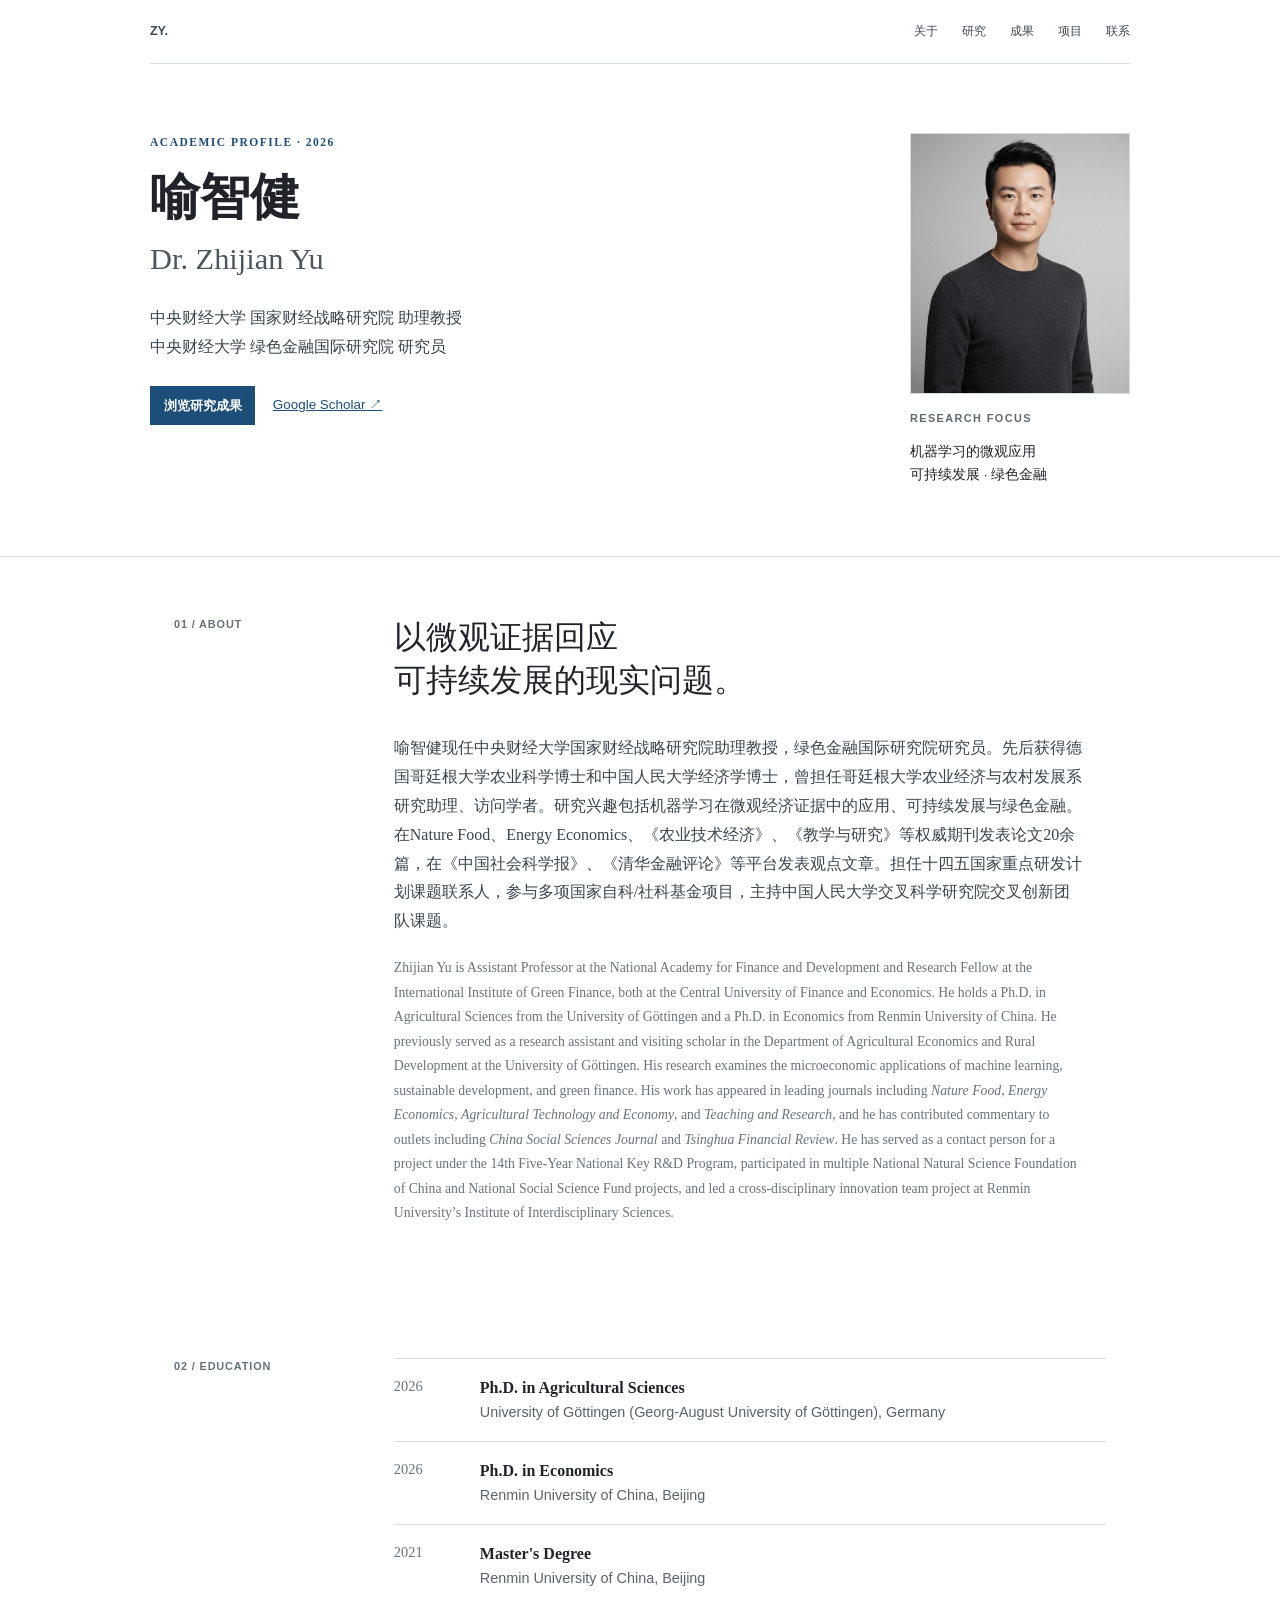
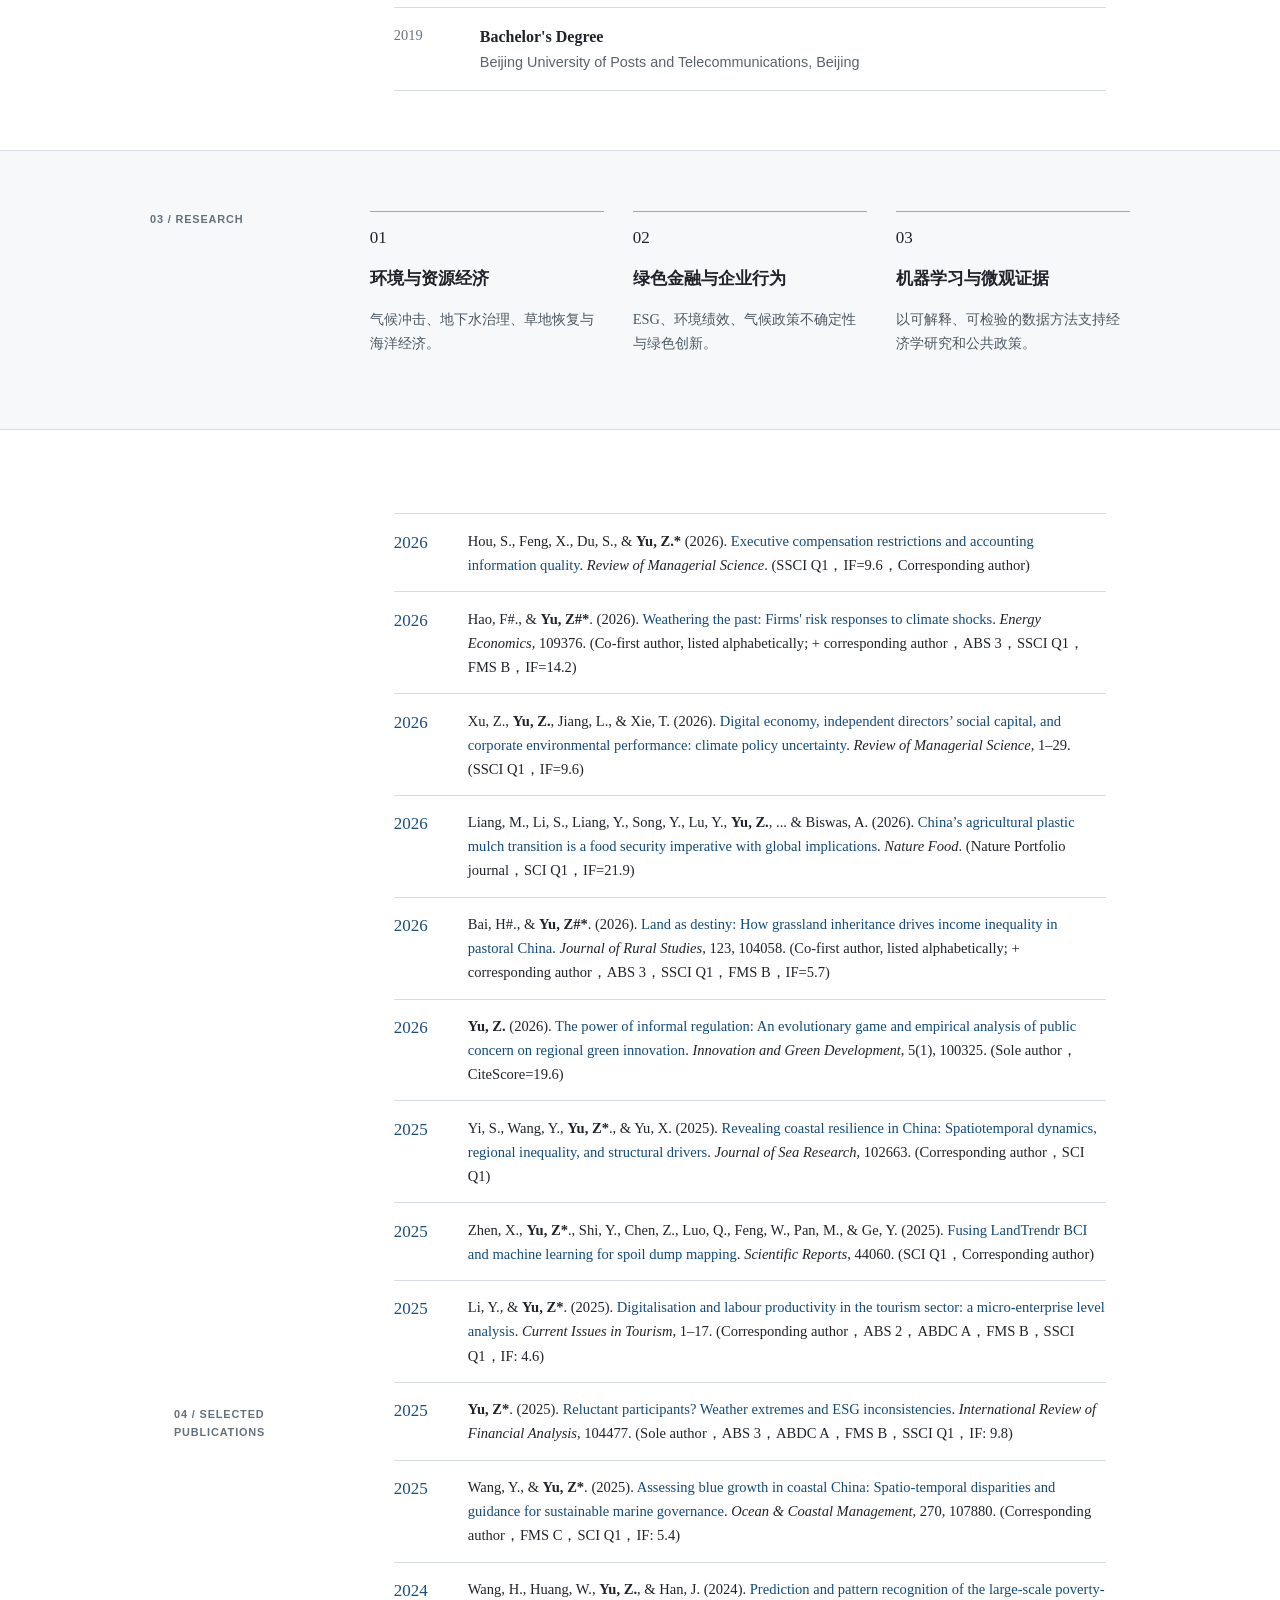
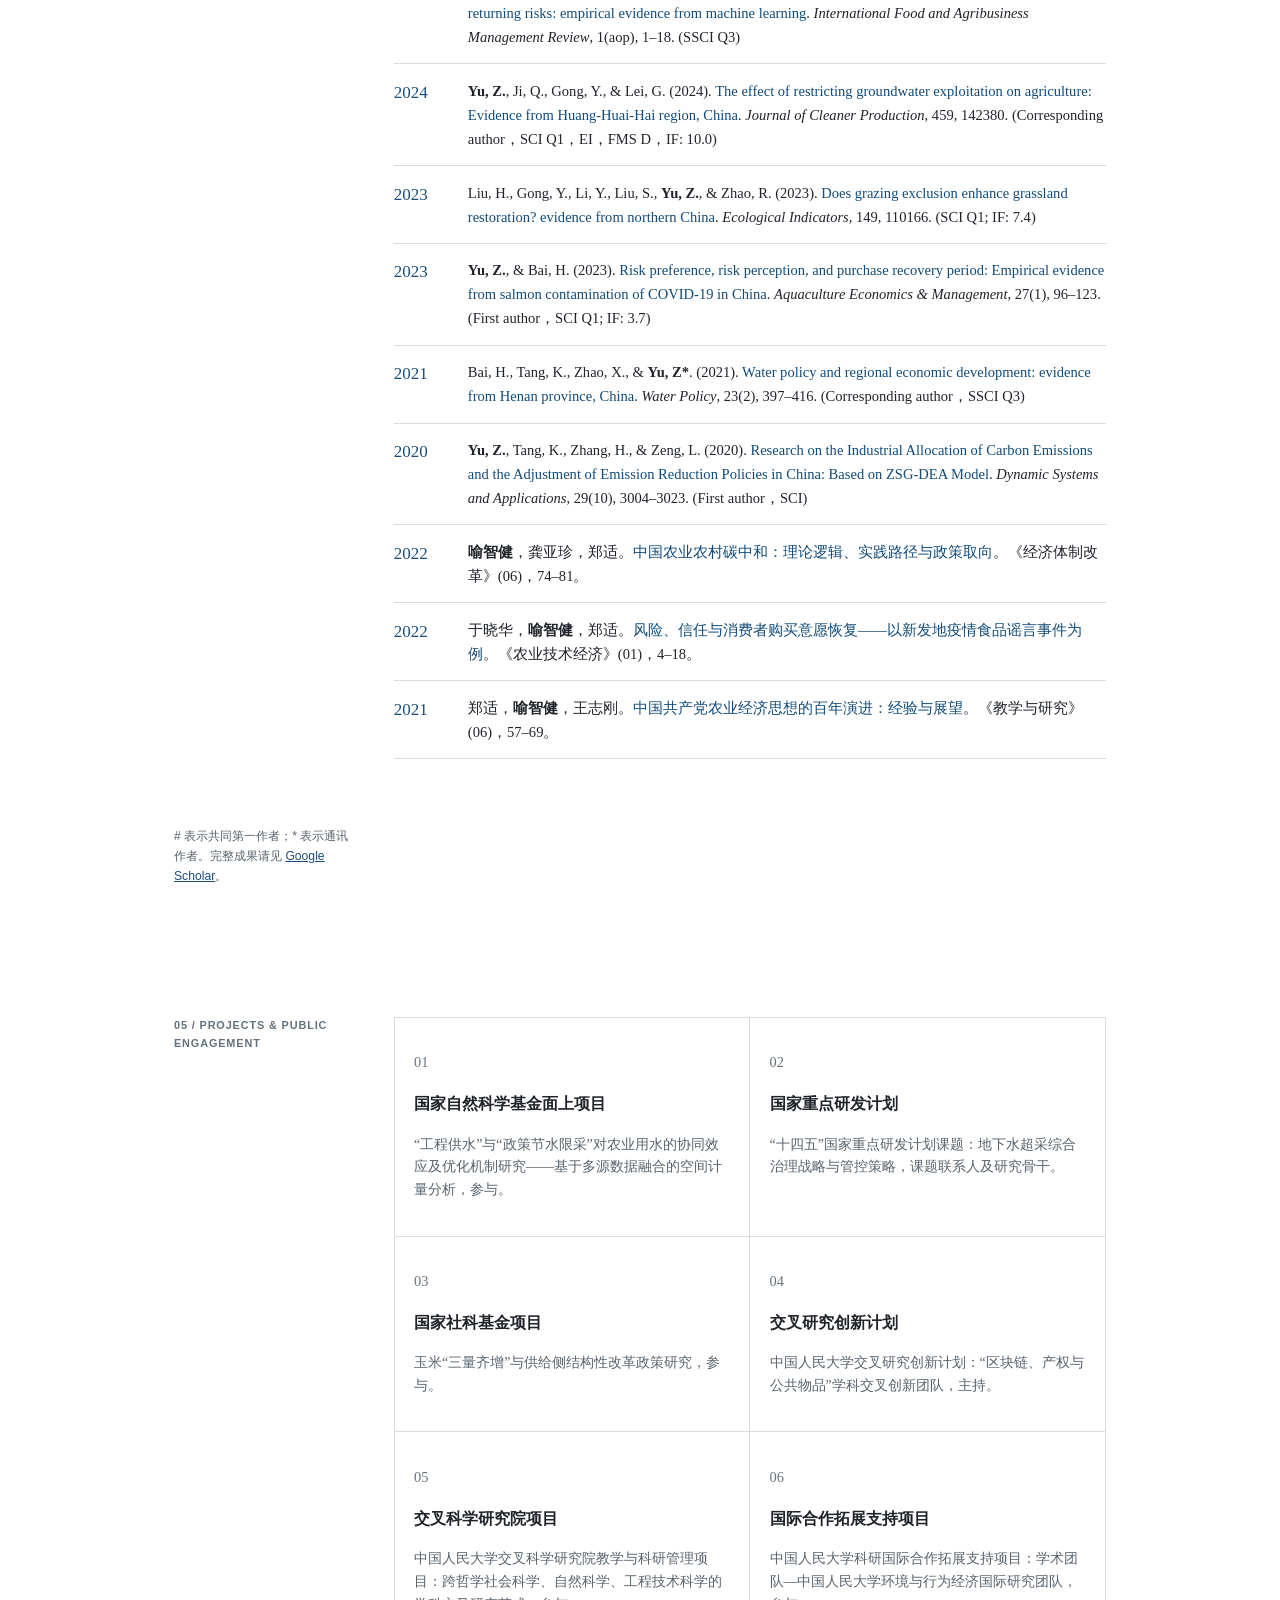
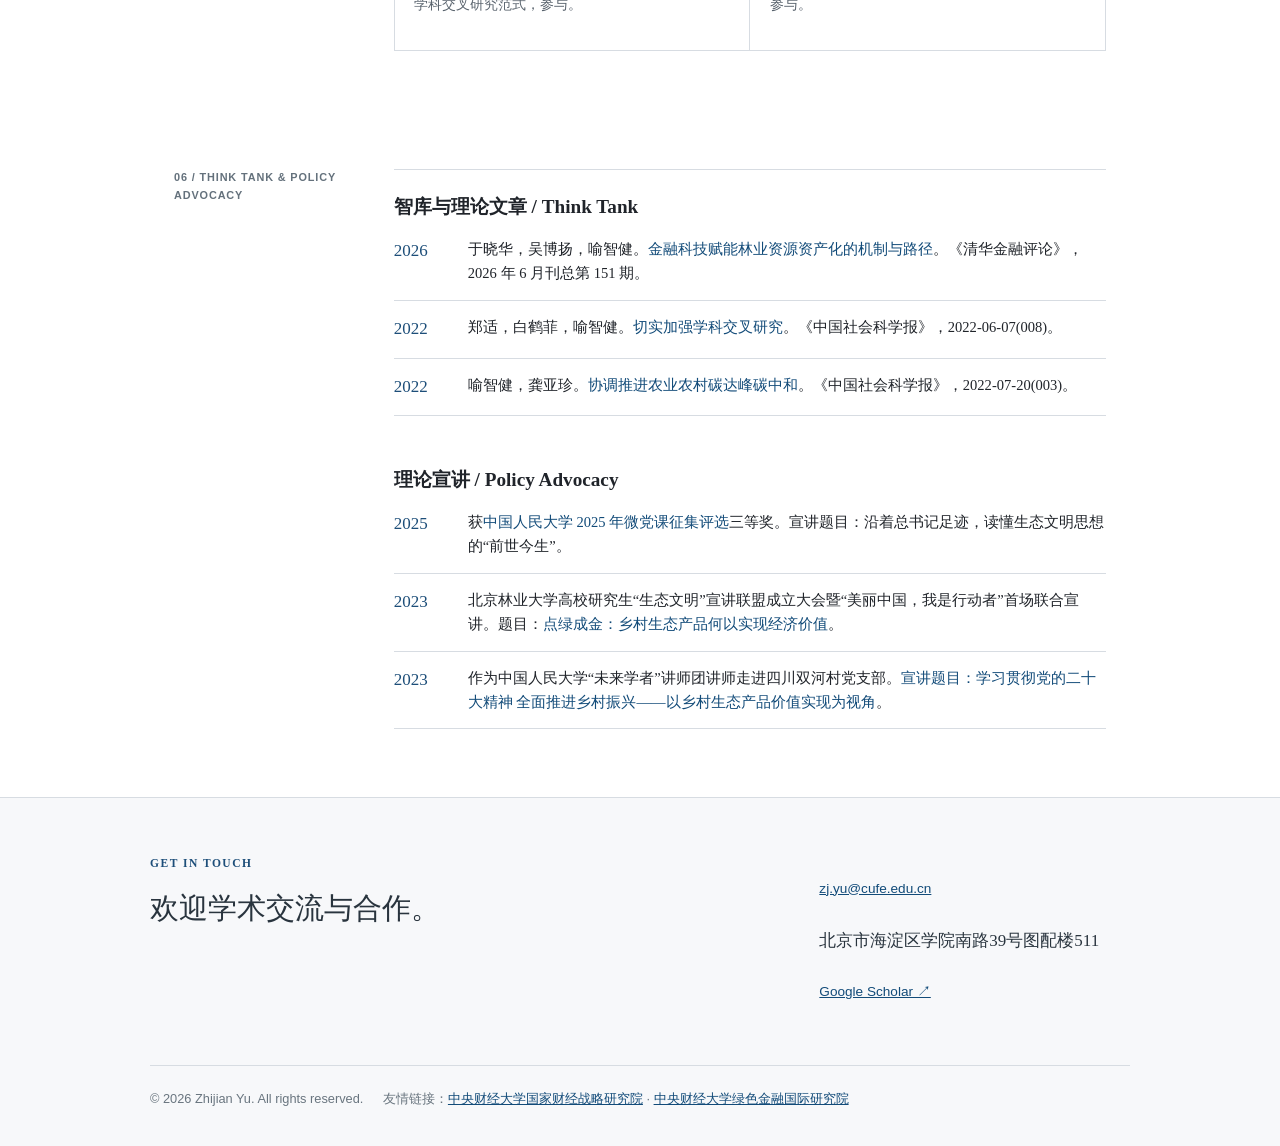
<file: index.html>
<!doctype html>
<html lang="zh-CN">
<head>
  <meta charset="utf-8">
  <meta name="viewport" content="width=device-width, initial-scale=1">
  <meta name="description" content="喻智健（Zhijian Yu）— 中央财经大学助理教授。研究机器学习的微观经济证据、可持续发展与绿色金融。">
  <meta name="keywords" content="喻智健,Zhijian Yu,中央财经大学,绿色金融,可持续发展,机器学习,环境经济学">
  <meta name="author" content="Zhijian Yu">
  <meta name="baidu-site-verification" content="codeva-hBwiqntvOz">
  <meta name="sogou_site_verification" content="4Y31JEn5xv">
  <link rel="canonical" href="https://www.zhijianyu.top/">
  <meta property="og:title" content="喻智健 | Zhijian Yu">
  <meta property="og:description" content="Assistant Professor · Central University of Finance and Economics">
  <meta property="og:type" content="website">
  <meta property="og:url" content="https://www.zhijianyu.top/">
  <meta name="robots" content="index,follow">
  <title>中央财经大学-喻智健博士个人主页</title>
  <link rel="stylesheet" href="styles.css">
  <link rel="stylesheet" href="overrides.css">
  <link rel="stylesheet" href="academic.css">
  <script type="application/ld+json">
  {"@context":"https://schema.org","@type":"Person","name":"Zhijian Yu","alternateName":"喻智健","jobTitle":"Assistant Professor","affiliation":{"@type":"Organization","name":"Central University of Finance and Economics"},"url":"https://www.zhijianyu.top/","email":"mailto:zj.yu@cufe.edu.cn","sameAs":["https://scholar.google.com.hk/citations?hl=zh-CN&user=rphiM-YAAAAJ&view_op=list_works"]}
  </script>
</head>
<body>
  <a class="skip" href="#main">跳至正文</a>
  <header class="hero" id="top">
    <nav class="nav" aria-label="主导航">
      <a class="brand" href="#top">ZY<span>.</span></a>
      <button class="menu" aria-expanded="false" aria-controls="navlinks">菜单</button>
      <div class="navlinks" id="navlinks">
        <a href="#about">关于</a><a href="#research">研究</a><a href="#publications">成果</a><a href="#projects">项目</a><a href="#contact">联系</a>
      </div>
    </nav>
    <div class="hero-grid">
      <div>
        <p class="eyebrow">ACADEMIC PROFILE · 2026</p>
        <h1>喻智健<br><em>Dr. Zhijian Yu</em></h1>
        <p class="lead">中央财经大学 国家财经战略研究院 助理教授<br>中央财经大学 绿色金融国际研究院 研究员</p>
        <div class="actions"><a class="button" href="#publications">浏览研究成果</a><a class="text-link" href="https://scholar.google.com.hk/citations?hl=zh-CN&user=rphiM-YAAAAJ&view_op=list_works" target="_blank" rel="noopener">Google Scholar ↗</a></div>
      </div>
      <aside class="profile-card" aria-label="学者信息">
        <img class="portrait" src="assets/zhijian-yu-portrait.png" alt="喻智健形象照">
        <p class="label">RESEARCH FOCUS</p>
        <p>机器学习的微观应用<br>可持续发展 · 绿色金融</p>
      </aside>
    </div>
  </header>

  <main id="main">
    <section class="section intro" id="about">
      <div class="section-kicker">01 / ABOUT</div>
      <div><h2>以微观证据回应<br>可持续发展的现实问题。</h2><p class="body-large">喻智健现任中央财经大学国家财经战略研究院助理教授，绿色金融国际研究院研究员。先后获得德国哥廷根大学农业科学博士和中国人民大学经济学博士，曾担任哥廷根大学农业经济与农村发展系研究助理、访问学者。研究兴趣包括机器学习在微观经济证据中的应用、可持续发展与绿色金融。在Nature Food、Energy Economics、《农业技术经济》、《教学与研究》等权威期刊发表论文20余篇，在《中国社会科学报》、《清华金融评论》等平台发表观点文章。担任十四五国家重点研发计划课题联系人，参与多项国家自科/社科基金项目，主持中国人民大学交叉科学研究院交叉创新团队课题。</p><p class="body-large bio-en" lang="en">Zhijian Yu is Assistant Professor at the National Academy for Finance and Development and Research Fellow at the International Institute of Green Finance, both at the Central University of Finance and Economics. He holds a Ph.D. in Agricultural Sciences from the University of Göttingen and a Ph.D. in Economics from Renmin University of China. He previously served as a research assistant and visiting scholar in the Department of Agricultural Economics and Rural Development at the University of Göttingen. His research examines the microeconomic applications of machine learning, sustainable development, and green finance. His work has appeared in leading journals including <i>Nature Food</i>, <i>Energy Economics</i>, <i>Agricultural Technology and Economy</i>, and <i>Teaching and Research</i>, and he has contributed commentary to outlets including <i>China Social Sciences Journal</i> and <i>Tsinghua Financial Review</i>. He has served as a contact person for a project under the 14th Five-Year National Key R&amp;D Program, participated in multiple National Natural Science Foundation of China and National Social Science Fund projects, and led a cross-disciplinary innovation team project at Renmin University’s Institute of Interdisciplinary Sciences.</p></div>
    </section>

    <section class="section education">
      <div class="section-kicker">02 / EDUCATION</div>
      <div class="timeline">
        <article><time>2026</time><div><h3>Ph.D. in Agricultural Sciences</h3><p>University of Göttingen (Georg-August University of Göttingen), Germany</p></div></article>
        <article><time>2026</time><div><h3>Ph.D. in Economics</h3><p>Renmin University of China, Beijing</p></div></article>
        <article><time>2021</time><div><h3>Master's Degree</h3><p>Renmin University of China, Beijing</p></div></article>
        <article><time>2019</time><div><h3>Bachelor's Degree</h3><p>Beijing University of Posts and Telecommunications, Beijing</p></div></article>
      </div>
    </section>

    <section class="research-band" id="research">
      <div class="section-kicker">03 / RESEARCH</div>
      <div class="research-list"><article><span>01</span><h3>环境与资源经济</h3><p>气候冲击、地下水治理、草地恢复与海洋经济。</p></article><article><span>02</span><h3>绿色金融与企业行为</h3><p>ESG、环境绩效、气候政策不确定性与绿色创新。</p></article><article><span>03</span><h3>机器学习与微观证据</h3><p>以可解释、可检验的数据方法支持经济学研究和公共政策。</p></article></div>
    </section>

    <section class="section publications" id="publications">
      <div class="publication-head"><div class="section-kicker">04 / SELECTED PUBLICATIONS</div></div>
      <div class="pub-list">
        <article data-kind="international"><span>2026</span><p>Hou, S., Feng, X., Du, S., &amp; <strong>Yu, Z.*</strong> (2026). <a href="https://doi.org/10.1007/s11846-026-01056-3" target="_blank" rel="noopener">Executive compensation restrictions and accounting information quality</a>. <i>Review of Managerial Science</i>. (SSCI Q1，IF=9.6，Corresponding author)</p></article>
        <article data-kind="international"><span>2026</span><p>Hao, F#., &amp; <strong>Yu, Z#*</strong>. (2026). <a href="https://doi.org/10.1016/j.eneco.2026.109376" target="_blank" rel="noopener">Weathering the past: Firms' risk responses to climate shocks</a>. <i>Energy Economics</i>, 109376. (Co-first author, listed alphabetically; + corresponding author，ABS 3，SSCI Q1，FMS B，IF=14.2)</p></article>
        <article data-kind="international"><span>2026</span><p>Xu, Z., <strong>Yu, Z.</strong>, Jiang, L., &amp; Xie, T. (2026). <a href="https://doi.org/10.1007/s11846-026-00997-z" target="_blank" rel="noopener">Digital economy, independent directors’ social capital, and corporate environmental performance: climate policy uncertainty</a>. <i>Review of Managerial Science</i>, 1–29. (SSCI Q1，IF=9.6)</p></article>
        <article data-kind="international"><span>2026</span><p>Liang, M., Li, S., Liang, Y., Song, Y., Lu, Y., <strong>Yu, Z.</strong>, ... &amp; Biswas, A. (2026). <a href="https://doi.org/10.1038/s43016-026-01296-2" target="_blank" rel="noopener">China’s agricultural plastic mulch transition is a food security imperative with global implications</a>. <i>Nature Food</i>. (Nature Portfolio journal，SCI Q1，IF=21.9)</p></article>
        <article data-kind="international"><span>2026</span><p>Bai, H#., &amp; <strong>Yu, Z#*</strong>. (2026). <a href="https://doi.org/10.1016/j.jrurstud.2026.104058" target="_blank" rel="noopener">Land as destiny: How grassland inheritance drives income inequality in pastoral China</a>. <i>Journal of Rural Studies</i>, 123, 104058. (Co-first author, listed alphabetically; + corresponding author，ABS 3，SSCI Q1，FMS B，IF=5.7)</p></article>
        <article data-kind="international"><span>2026</span><p><strong>Yu, Z.</strong> (2026). <a href="https://doi.org/10.1016/j.igd.2025.100325" target="_blank" rel="noopener">The power of informal regulation: An evolutionary game and empirical analysis of public concern on regional green innovation</a>. <i>Innovation and Green Development</i>, 5(1), 100325. (Sole author，CiteScore=19.6)</p></article>
        <article data-kind="international"><span>2025</span><p>Yi, S., Wang, Y., <strong>Yu, Z*</strong>., &amp; Yu, X. (2025). <a href="https://doi.org/10.1016/j.seares.2025.102663" target="_blank" rel="noopener">Revealing coastal resilience in China: Spatiotemporal dynamics, regional inequality, and structural drivers</a>. <i>Journal of Sea Research</i>, 102663. (Corresponding author，SCI Q1)</p></article>
        <article data-kind="international"><span>2025</span><p>Zhen, X., <strong>Yu, Z*</strong>., Shi, Y., Chen, Z., Luo, Q., Feng, W., Pan, M., &amp; Ge, Y. (2025). <a href="https://doi.org/10.1038/s41598-025-32957-0" target="_blank" rel="noopener">Fusing LandTrendr BCI and machine learning for spoil dump mapping</a>. <i>Scientific Reports</i>, 44060. (SCI Q1，Corresponding author)</p></article>
        <article data-kind="international"><span>2025</span><p>Li, Y., &amp; <strong>Yu, Z*</strong>. (2025). <a href="https://doi.org/10.1080/13683500.2025.2560122" target="_blank" rel="noopener">Digitalisation and labour productivity in the tourism sector: a micro-enterprise level analysis</a>. <i>Current Issues in Tourism</i>, 1–17. (Corresponding author，ABS 2，ABDC A，FMS B，SSCI Q1，IF: 4.6)</p></article>
        <article data-kind="international"><span>2025</span><p><strong>Yu, Z*</strong>. (2025). <a href="https://doi.org/10.1016/j.irfa.2025.104477" target="_blank" rel="noopener">Reluctant participants? Weather extremes and ESG inconsistencies</a>. <i>International Review of Financial Analysis</i>, 104477. (Sole author，ABS 3，ABDC A，FMS B，SSCI Q1，IF: 9.8)</p></article>
        <article data-kind="international"><span>2025</span><p>Wang, Y., &amp; <strong>Yu, Z*</strong>. (2025). <a href="https://doi.org/10.1016/j.ocecoaman.2025.107880" target="_blank" rel="noopener">Assessing blue growth in coastal China: Spatio-temporal disparities and guidance for sustainable marine governance</a>. <i>Ocean &amp; Coastal Management</i>, 270, 107880. (Corresponding author，FMS C，SCI Q1，IF: 5.4)</p></article>
        <article data-kind="international"><span>2024</span><p>Wang, H., Huang, W., <strong>Yu, Z.</strong>, &amp; Han, J. (2024). <a href="https://brill.com/view/journals/ifam/28/2/article-p357_7.xml" target="_blank" rel="noopener">Prediction and pattern recognition of the large-scale poverty-returning risks: empirical evidence from machine learning</a>. <i>International Food and Agribusiness Management Review</i>, 1(aop), 1–18. (SSCI Q3)</p></article>
        <article data-kind="international"><span>2024</span><p><strong>Yu, Z.</strong>, Ji, Q., Gong, Y., &amp; Lei, G. (2024). <a href="https://doi.org/10.1016/j.jclepro.2024.142380" target="_blank" rel="noopener">The effect of restricting groundwater exploitation on agriculture: Evidence from Huang-Huai-Hai region, China</a>. <i>Journal of Cleaner Production</i>, 459, 142380. (Corresponding author，SCI Q1，EI，FMS D，IF: 10.0)</p></article>
        <article data-kind="international"><span>2023</span><p>Liu, H., Gong, Y., Li, Y., Liu, S., <strong>Yu, Z.</strong>, &amp; Zhao, R. (2023). <a href="https://doi.org/10.1016/j.ecolind.2023.110166" target="_blank" rel="noopener">Does grazing exclusion enhance grassland restoration? evidence from northern China</a>. <i>Ecological Indicators</i>, 149, 110166. (SCI Q1; IF: 7.4)</p></article>
        <article data-kind="international"><span>2023</span><p><strong>Yu, Z.</strong>, &amp; Bai, H. (2023). <a href="https://doi.org/10.1080/13657305.2021.2019353" target="_blank" rel="noopener">Risk preference, risk perception, and purchase recovery period: Empirical evidence from salmon contamination of COVID-19 in China</a>. <i>Aquaculture Economics &amp; Management</i>, 27(1), 96–123. (First author，SCI Q1; IF: 3.7)</p></article>
        <article data-kind="international"><span>2021</span><p>Bai, H., Tang, K., Zhao, X., &amp; <strong>Yu, Z*</strong>. (2021). <a href="https://doi.org/10.2166/wp.2021.167" target="_blank" rel="noopener">Water policy and regional economic development: evidence from Henan province, China</a>. <i>Water Policy</i>, 23(2), 397–416. (Corresponding author，SSCI Q3)</p></article>
        <article data-kind="international"><span>2020</span><p><strong>Yu, Z.</strong>, Tang, K., Zhang, H., &amp; Zeng, L. (2020). <a href="https://doi.org/10.46719/dsa202029106" target="_blank" rel="noopener">Research on the Industrial Allocation of Carbon Emissions and the Adjustment of Emission Reduction Policies in China: Based on ZSG-DEA Model</a>. <i>Dynamic Systems and Applications</i>, 29(10), 3004–3023. (First author，SCI)</p></article>
        <article data-kind="chinese"><span>2022</span><p><strong>喻智健</strong>，龚亚珍，郑适。<a href="https://xueshu.baidu.com/usercenter/paper/show?paperid=1b0s0hg01d5c0rc04s6x04h0cp272148" target="_blank" rel="noopener">中国农业农村碳中和：理论逻辑、实践路径与政策取向</a>。《经济体制改革》(06)，74–81。</p></article>
        <article data-kind="chinese"><span>2022</span><p>于晓华，<strong>喻智健</strong>，郑适。<a href="https://nyjs.cbpt.cnki.net/portal/journal/portal/client/paper/b0a59fb828d58423d3bb13cb6abb5f01" target="_blank" rel="noopener">风险、信任与消费者购买意愿恢复——以新发地疫情食品谣言事件为例</a>。《农业技术经济》(01)，4–18。</p></article>
        <article data-kind="chinese"><span>2021</span><p>郑适，<strong>喻智健</strong>，王志刚。<a href="http://jxyyj.ruc.edu.cn/CN/Y2021/V55/I6/57" target="_blank" rel="noopener">中国共产党农业经济思想的百年演进：经验与展望</a>。《教学与研究》(06)，57–69。</p></article>
      </div>
      <p class="note"># 表示共同第一作者；* 表示通讯作者。完整成果请见 <a href="https://scholar.google.com.hk/citations?hl=zh-CN&user=rphiM-YAAAAJ&view_op=list_works" target="_blank" rel="noopener">Google Scholar</a>。</p>
    </section>

    <section class="section projects" id="projects">
      <div class="section-kicker">05 / PROJECTS &amp; PUBLIC ENGAGEMENT</div>
      <div class="project-grid"><article><p class="number">01</p><h3>国家自然科学基金面上项目</h3><p>“工程供水”与“政策节水限采”对农业用水的协同效应及优化机制研究——基于多源数据融合的空间计量分析，参与。</p></article><article><p class="number">02</p><h3>国家重点研发计划</h3><p>“十四五”国家重点研发计划课题：地下水超采综合治理战略与管控策略，课题联系人及研究骨干。</p></article><article><p class="number">03</p><h3>国家社科基金项目</h3><p>玉米“三量齐增”与供给侧结构性改革政策研究，参与。</p></article><article><p class="number">04</p><h3>交叉研究创新计划</h3><p>中国人民大学交叉研究创新计划：“区块链、产权与公共物品”学科交叉创新团队，主持。</p></article><article><p class="number">05</p><h3>交叉科学研究院项目</h3><p>中国人民大学交叉科学研究院教学与科研管理项目：跨哲学社会科学、自然科学、工程技术科学的学科交叉研究范式，参与。</p></article><article><p class="number">06</p><h3>国际合作拓展支持项目</h3><p>中国人民大学科研国际合作拓展支持项目：学术团队—中国人民大学环境与行为经济国际研究团队，参与。</p></article></div>
    </section>

    <section class="section contributions" id="contributions">
      <div class="section-kicker">06 / THINK TANK &amp; POLICY ADVOCACY</div>
      <div class="contribution-list"><h3>智库与理论文章 / Think Tank</h3><article><span>2026</span><p>于晓华，吴博扬，喻智健。<a href="https://mp.weixin.qq.com/s/VjZDCYxgouLLrICs-LL9-Q" target="_blank" rel="noopener">金融科技赋能林业资源资产化的机制与路径</a>。《清华金融评论》，2026 年 6 月刊总第 151 期。</p></article><article><span>2022</span><p>郑适，白鹤菲，喻智健。<a href="https://www.cssn.cn/skgz/bwyc/202208/t20220803_5468464.shtml" target="_blank" rel="noopener">切实加强学科交叉研究</a>。《中国社会科学报》，2022-06-07(008)。</p></article><article><span>2022</span><p>喻智健，龚亚珍。<a href="https://guoyanwang.clcn.net.cn/DRCNet.Mirror.Documents.Web/DocSummary.aspx?DocID=6534773&amp;leafID=18528" target="_blank" rel="noopener">协调推进农业农村碳达峰碳中和</a>。《中国社会科学报》，2022-07-20(003)。</p></article><h3 class="subhead">理论宣讲 / Policy Advocacy</h3><article><span>2025</span><p>获<a href="https://baijiahao.baidu.com/s?id=1836424597986445257&amp;wfr=spider&amp;for=pc" target="_blank" rel="noopener">中国人民大学 2025 年微党课征集评选</a>三等奖。宣讲题目：沿着总书记足迹，读懂生态文明思想的“前世今生”。</p></article><article><span>2023</span><p>北京林业大学高校研究生“生态文明”宣讲联盟成立大会暨“美丽中国，我是行动者”首场联合宣讲。题目：<a href="https://www.bjfu.edu.cn/ttxw/76a3b30b52274f71a19acbcf8adf71f5.htm" target="_blank" rel="noopener">点绿成金：乡村生态产品何以实现经济价值</a>。</p></article><article><span>2023</span><p>作为中国人民大学“未来学者”讲师团讲师走进四川双河村党支部。<a href="http://ygb.ruc.edu.cn/qgxfy/wlxzjst/5b55f42d04f84bb8b1b4366f35d7be3f.htm" target="_blank" rel="noopener">宣讲题目：学习贯彻党的二十大精神 全面推进乡村振兴——以乡村生态产品价值实现为视角</a>。</p></article></div>
    </section>
  </main>

  <footer id="contact"><div><p class="eyebrow">GET IN TOUCH</p><h2>欢迎学术交流与合作。</h2></div><div class="contact"><a href="mailto:邮箱：zj.yu@cufe.edu.cn">zj.yu@cufe.edu.cn</a><p>北京市海淀区学院南路39号图配楼511</p><a href="https://scholar.google.com.hk/citations?hl=zh-CN&amp;user=rphiM-YAAAAJ&amp;view_op=list_works" target="_blank" rel="noopener">Google Scholar ↗</a></div><p class="copyright">© <span id="year"></span> Zhijian Yu. All rights reserved. <span class="friendly-links" style="margin-left:1rem">友情链接：<a href="https://nafes.cufe.edu.cn/" target="_blank" rel="noopener" style="color:#124b79">中央财经大学国家财经战略研究院</a> · <a href="https://iigf.cufe.edu.cn/" target="_blank" rel="noopener" style="color:#124b79">中央财经大学绿色金融国际研究院</a></span></p></footer>
  <script src="script.js"></script>
</body>
</html>
</file>
<file: styles.css>
:root{--ink:#18231f;--paper:#f6f4ee;--lime:#c9e36a;--forest:#244338;--line:#c8c9c0;--muted:#667069}*{box-sizing:border-box}html{scroll-behavior:smooth}body{margin:0;background:var(--paper);color:var(--ink);font-family:Arial,"PingFang SC","Microsoft YaHei",sans-serif;line-height:1.55}.skip{position:absolute;left:-999px}.skip:focus{left:1rem;top:1rem;background:#fff;padding:.5rem;z-index:3}.hero{min-height:700px;background:var(--forest);color:#fff;padding:0 max(5vw,2rem) 5rem}.nav{height:82px;display:flex;align-items:center;justify-content:space-between;border-bottom:1px solid rgba(255,255,255,.25)}.brand{font-family:Georgia,serif;color:#fff;font-size:2rem;font-weight:bold;text-decoration:none;letter-spacing:-.1em}.brand span{color:var(--lime)}.navlinks{display:flex;gap:1.5rem}.nav a{color:#fff;text-decoration:none;font-size:.88rem}.menu{display:none}.hero-grid{max-width:1180px;margin:0 auto;padding-top:9.5rem;display:grid;grid-template-columns:1.4fr .75fr;gap:7rem;align-items:end}.eyebrow,.label,.section-kicker{font-size:.72rem;letter-spacing:.13em;font-weight:bold}.eyebrow{color:var(--lime);margin:0 0 1.2rem}.hero h1{margin:0;font-family:Georgia,"Songti SC",serif;font-size:clamp(3.5rem,8vw,7.3rem);line-height:.91;font-weight:500;letter-spacing:-.06em}.hero h1 em{font-weight:400;color:var(--lime)}.lead{font-size:1.1rem;line-height:1.7;margin:2.3rem 0}.actions{display:flex;gap:1.5rem;align-items:center}.button{background:var(--lime);color:var(--ink);text-decoration:none;font-weight:bold;padding:.8rem 1.1rem}.text-link{color:#fff}.profile-card{border-left:1px solid var(--lime);padding:1.5rem 0 1.5rem 1.5rem;font-size:1rem}.monogram{font-family:Georgia,serif;font-size:5rem;line-height:.75;color:var(--lime);letter-spacing:-.2em;margin-bottom:2.5rem}.monogram span{color:#fff}.profile-card .label{color:var(--lime)}.profile-card .small{font-size:.85rem;color:#dce4de}.rule{height:1px;background:rgba(255,255,255,.35);margin:1.6rem 0}.section{max-width:1180px;margin:0 auto;padding:7rem max(5vw,2rem);display:grid;grid-template-columns:190px 1fr;gap:3rem}.section-kicker{color:var(--forest)}h2{font-family:Georgia,"Songti SC",serif;font-weight:400;font-size:clamp(2.3rem,4vw,4.4rem);line-height:1.12;letter-spacing:-.04em;margin:0 0 2rem}.body-large{font-size:1.2rem;max-width:670px;color:#3d4a43}.timeline{border-top:1px solid var(--line)}.timeline article{display:grid;grid-template-columns:100px 1fr;gap:1rem;padding:1.25rem 0;border-bottom:1px solid var(--line)}.timeline time,.number{font-family:Georgia,serif;color:var(--forest);font-size:1.1rem}.timeline h3,.timeline p{margin:0}.timeline p{color:var(--muted)}.research-band{background:var(--lime);padding:7rem max(5vw,2rem);display:grid;grid-template-columns:minmax(160px,1fr) 4fr;gap:3rem}.research-list{display:grid;grid-template-columns:repeat(3,1fr);gap:3rem}.research-list article{border-top:2px solid var(--ink);padding-top:1rem}.research-list span{font-family:Georgia,serif}.research-list h3{font-size:1.35rem;margin:.8rem 0}.publication-head{display:flex;justify-content:space-between;align-items:start}.filters{display:flex;gap:.5rem}.filter{border:1px solid var(--forest);background:transparent;color:var(--forest);padding:.45rem .7rem;cursor:pointer}.filter.active{background:var(--forest);color:#fff}.pub-list{margin-top:2.5rem;border-top:1px solid var(--line)}.pub-list article{display:grid;grid-template-columns:72px 1fr;gap:1rem;padding:1.15rem 0;border-bottom:1px solid var(--line)}.pub-list span{color:var(--forest);font-family:Georgia,serif}.pub-list p{margin:0}.pub-list a{color:var(--ink);text-decoration-color:var(--lime);text-decoration-thickness:3px;text-underline-offset:3px}.note{font-size:.85rem;color:var(--muted);margin-top:1.4rem}.note a{color:var(--forest)}.projects{background:#e9e8e0;max-width:none;padding-left:max(5vw,2rem);padding-right:max(5vw,2rem);grid-template-columns:minmax(190px,1fr) minmax(0,4fr)}.project-grid{display:grid;grid-template-columns:repeat(3,1fr);gap:1.4rem}.project-grid article{background:var(--paper);padding:1.5rem;min-height:220px}.project-grid h3{font-size:1.1rem}.project-grid p:last-child{font-size:.92rem;color:var(--muted)}footer{background:var(--ink);color:#fff;padding:6rem max(5vw,2rem) 2rem;display:grid;grid-template-columns:2fr 1fr;gap:3rem}footer .contact{display:flex;flex-direction:column;gap:.6rem;padding-top:1.5rem}.contact a{color:var(--lime)}footer h2{font-size:clamp(2rem,4vw,3.8rem)}.copyright{grid-column:1/-1;border-top:1px solid #56625b;padding-top:1.4rem;color:#aeb8b0;font-size:.8rem}@media(max-width:760px){.nav{height:68px}.menu{display:block;background:none;border:1px solid #aab8b0;color:white;padding:.35rem .55rem}.navlinks{display:none;position:absolute;top:68px;right:1rem;background:var(--forest);border:1px solid #829387;padding:1rem;flex-direction:column}.navlinks.open{display:flex}.hero{min-height:auto;padding-bottom:4rem}.hero-grid{padding-top:5rem;display:block}.profile-card{margin-top:4rem}.section,.research-band{display:block;padding-top:4.5rem;padding-bottom:4.5rem}.section-kicker{margin-bottom:2rem}.research-list,.project-grid{grid-template-columns:1fr;gap:1.5rem}.publication-head{display:block}.filters{margin-top:1.5rem;flex-wrap:wrap}.pub-list article{grid-template-columns:55px 1fr}footer{display:block;padding-top:4rem}footer .contact{margin-bottom:3rem}.timeline article{grid-template-columns:70px 1fr}}
</file>
<file: overrides.css>
.portrait{display:block;width:100%;max-height:320px;object-fit:cover;object-position:center 15%;margin-bottom:1.6rem;border:1px solid rgba(255,255,255,.35)}
.contribution-list{border-top:1px solid var(--line)}
.contribution-list h3{font-size:1.2rem;margin:1.3rem 0 0}
.contribution-list .subhead{margin-top:3rem}
.contribution-list article{display:grid;grid-template-columns:72px 1fr;gap:1rem;padding:1.15rem 0;border-bottom:1px solid var(--line)}
.contribution-list span{color:var(--forest);font-family:Georgia,serif}
.contribution-list p{margin:0}
.contribution-list a{color:var(--ink);text-decoration-color:var(--lime);text-decoration-thickness:3px;text-underline-offset:3px}
@media(max-width:760px){.contribution-list article{grid-template-columns:55px 1fr}}
</file>
<file: academic.css>
/* Academic personal-page layout: quiet typography and document-first hierarchy. */
:root{--ink:#20242a;--paper:#fff;--forest:#1d4e79;--lime:#1d4e79;--line:#d7dce2;--muted:#59636d}
body{font-family:Georgia,"Times New Roman","Noto Serif SC","Songti SC",serif;background:#fff;color:var(--ink);font-size:17px;line-height:1.65}
.hero{min-height:0;background:#fff;color:var(--ink);padding:0 1.5rem 3.5rem;border-bottom:1px solid var(--line)}
.nav{max-width:980px;margin:auto;height:64px;border-bottom:1px solid var(--line)}
.brand{color:var(--ink);font-size:1.5rem;letter-spacing:0}.brand span,.eyebrow{color:var(--forest)}.nav a{color:#3d4852;font-family:Arial,"PingFang SC",sans-serif;font-size:.78rem}
.hero-grid{max-width:980px;padding:4.3rem 0 0;margin:auto;grid-template-columns:minmax(0,1fr) 220px;gap:4rem;align-items:start}
.hero h1{font-family:Georgia,"Times New Roman","Noto Serif SC",serif;font-size:3.1rem;line-height:1.1;letter-spacing:0;font-weight:600}.hero h1 em{font-size:1.9rem;color:#4c5660;font-style:normal;font-weight:400}
.lead{font-size:1.03rem;line-height:1.75;margin:1.5rem 0;color:#38434d}.actions{gap:1.1rem}.button{background:var(--forest);color:#fff;border-radius:0;padding:.55rem .85rem;font-family:Arial,"PingFang SC",sans-serif;font-size:.82rem;font-weight:600}.text-link{color:var(--forest);font-family:Arial,"PingFang SC",sans-serif;font-size:.84rem}
.profile-card{border:0;padding:0;font-family:Arial,"PingFang SC",sans-serif;font-size:.85rem}.portrait{max-height:275px;object-position:center 12%;margin:0 0 1rem;border:1px solid var(--line)}.profile-card .label{font-size:.68rem;color:#5f6972;margin-top:1rem}.profile-card .small{color:#59636d}.rule{background:var(--line);margin:1rem 0}
.section{max-width:980px;padding:3.7rem 1.5rem;grid-template-columns:175px minmax(0,1fr);gap:2.8rem}.section-kicker{font-family:Arial,"PingFang SC",sans-serif;font-size:.68rem;color:#64717c;letter-spacing:.08em}.section h2{font-size:2rem;line-height:1.35;letter-spacing:0;font-weight:400}.body-large{font-size:1rem;line-height:1.8;color:#39454f;max-width:690px}.bio-en{margin-top:1.25rem;font-size:.86rem;line-height:1.78;color:#68737d}
.timeline{font-family:Arial,"PingFang SC",sans-serif}.timeline article{grid-template-columns:70px 1fr;padding:1rem 0}.timeline time,.number{font-size:.9rem;color:#68747e}.timeline h3{font-family:Georgia,"Noto Serif SC",serif;font-size:1rem;font-weight:600}.timeline p{font-size:.9rem}
.research-band{background:#f7f8fa;padding:3.7rem max(1.5rem,calc((100vw - 980px)/2));grid-template-columns:175px minmax(0,1fr);gap:2.8rem;border-top:1px solid var(--line);border-bottom:1px solid var(--line)}.research-list{gap:1.8rem}.research-list article{border-top:1px solid #9aa8b5;padding-top:.8rem}.research-list h3{font-family:Georgia,"Noto Serif SC",serif;font-size:1.08rem;font-weight:600}.research-list p{font-size:.9rem;color:#4c5862}
.publication-head{align-items:center}.filters{font-family:Arial,"PingFang SC",sans-serif}.filter{border:0;background:none;color:#52606c;padding:.25rem .4rem;text-decoration:underline;text-underline-offset:4px}.filter.active{background:none;color:var(--forest);font-weight:700}.pub-list{margin-top:1.5rem}.pub-list article,.contribution-list article{grid-template-columns:58px minmax(0,1fr);padding:.9rem 0}.pub-list p,.contribution-list p{font-size:.91rem}.pub-list a,.contribution-list a{color:#124b79;text-decoration:none}.pub-list a:hover,.contribution-list a:hover{text-decoration:underline}.note{font-family:Arial,"PingFang SC",sans-serif;font-size:.76rem}
.projects{background:#fff;max-width:980px;padding-left:1.5rem;padding-right:1.5rem}.project-grid{grid-template-columns:1fr 1fr;gap:0;border-top:1px solid var(--line);border-left:1px solid var(--line)}.project-grid article{background:#fff;min-height:0;padding:1.2rem;border-right:1px solid var(--line);border-bottom:1px solid var(--line)}.project-grid h3{font-family:Georgia,"Noto Serif SC",serif;font-size:1rem}.project-grid p:last-child{font-size:.87rem}.contribution-list h3{font-family:Georgia,"Noto Serif SC",serif;font-weight:600}.contributions{padding-bottom:4.2rem}
footer{background:#f7f8fa;color:#29343e;padding:3.5rem max(1.5rem,calc((100vw - 980px)/2)) 1.5rem;grid-template-columns:2fr 1fr;border-top:1px solid var(--line)}footer h2{font-size:1.8rem;letter-spacing:0}.contact a{color:#124b79;font-family:Arial,"PingFang SC",sans-serif;font-size:.85rem}.copyright{border-color:var(--line);color:#69757f;font-family:Arial,"PingFang SC",sans-serif}
@media(max-width:760px){body{font-size:16px}.hero-grid{padding-top:2.5rem;grid-template-columns:1fr;gap:2rem}.profile-card{max-width:230px}.section,.research-band{display:block;padding:2.8rem 1.3rem}.section-kicker{margin-bottom:1.2rem}.research-list,.project-grid{grid-template-columns:1fr}.publication-head{align-items:start}.project-grid{border-right:1px solid var(--line)}footer{padding:2.8rem 1.3rem 1.3rem}.navlinks{background:white;border:1px solid var(--line)}.nav a{color:var(--ink)}}
</file>
